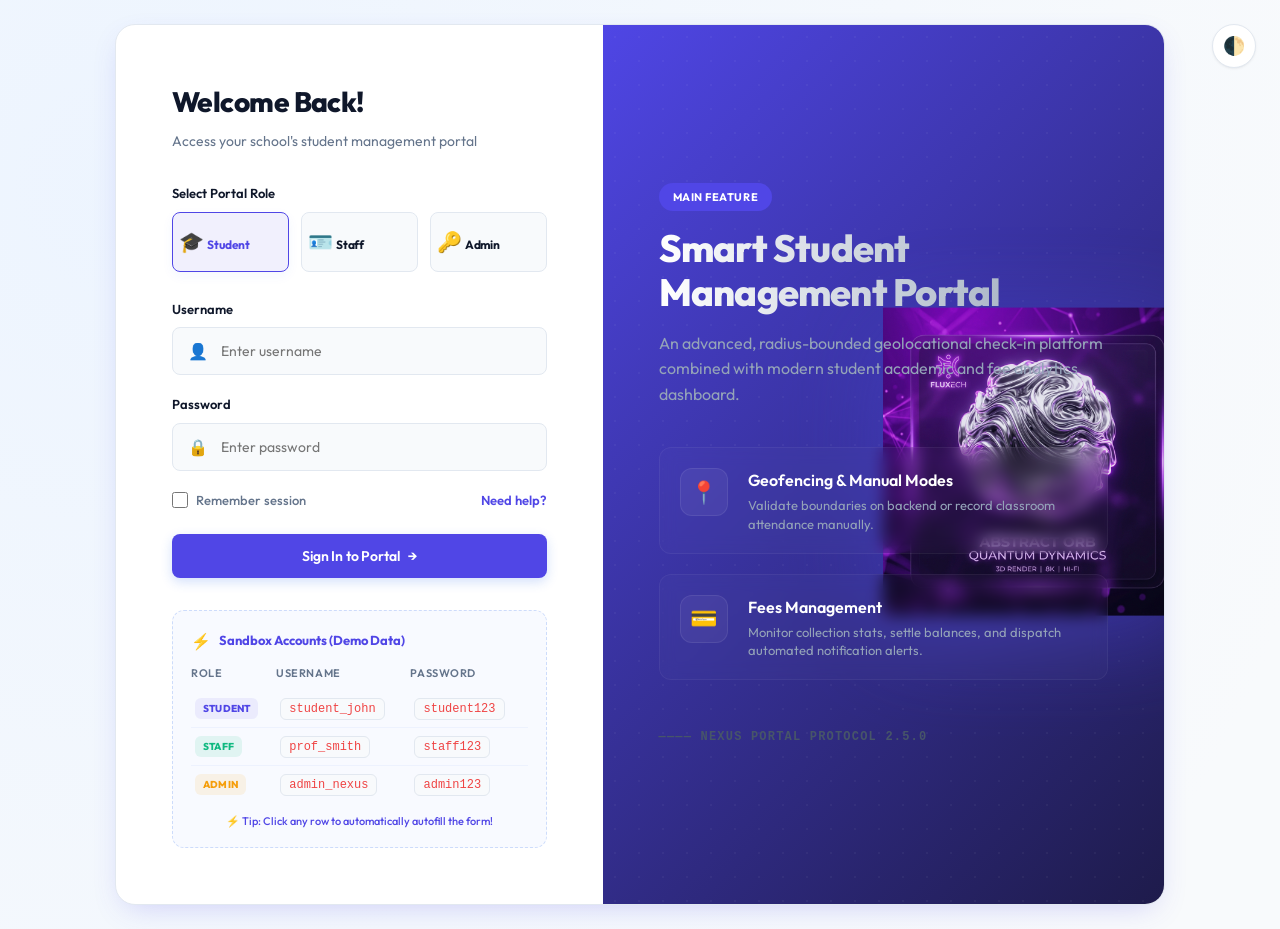
<file: index.html>
<!DOCTYPE html>
<html lang="en">
<head>
    <meta charset="UTF-8">
    <meta name="viewport" content="width=device-width, initial-scale=1.0">
    <title>Login - Smart Student Management Portal</title>
    <link rel="preconnect" href="https://fonts.googleapis.com">
    <link rel="preconnect" href="https://fonts.gstatic.com" crossorigin>
    <link href="https://fonts.googleapis.com/css2?family=Outfit:wght@300;400;500;600;700;800&display=swap" rel="stylesheet">
    <link rel="stylesheet" href="style.css?v=2.5.0">
</head>
<body class="login-body">
    <!-- Theme Toggle Floating Button -->
    <button class="theme-toggle" id="theme-btn" aria-label="Toggle Dark Mode">🌓</button>

    <div class="login-wrapper">
        <!-- Left Panel - Login Card Form -->
        <div class="login-container">
            <div class="login-header">
                <h2>Welcome Back!</h2>
                <p>Access your school's student management portal</p>
            </div>

            <!-- Login Form -->
            <form id="login-form">
                <div class="form-group">
                    <label>Select Portal Role</label>
                    <div class="role-selector-grid">
                        <label class="role-card active" id="role-card-student">
                            <input type="radio" name="role" value="STUDENT" checked onchange="updateRoleUI('STUDENT')">
                            <span class="role-emoji">🎓</span>
                            <span class="role-text">Student</span>
                        </label>
                        <label class="role-card" id="role-card-staff">
                            <input type="radio" name="role" value="STAFF" onchange="updateRoleUI('STAFF')">
                            <span class="role-emoji">🪪</span>
                            <span class="role-text">Staff</span>
                        </label>
                        <label class="role-card" id="role-card-admin">
                            <input type="radio" name="role" value="ADMIN" onchange="updateRoleUI('ADMIN')">
                            <span class="role-emoji">🔑</span>
                            <span class="role-text">Admin</span>
                        </label>
                    </div>
                </div>

                <div class="form-group">
                    <label for="username">Username</label>
                    <div class="input-with-icon">
                        <span class="field-icon">👤</span>
                        <input type="text" id="username" placeholder="Enter username" required autocomplete="username">
                    </div>
                </div>

                <div class="form-group">
                    <label for="password">Password</label>
                    <div class="input-with-icon">
                        <span class="field-icon">🔒</span>
                        <input type="password" id="password" placeholder="Enter password" required autocomplete="current-password">
                    </div>
                </div>

                <div class="form-actions">
                    <label class="remember-me">
                        <input type="checkbox" id="remember">
                        <span>Remember session</span>
                    </label>
                    <a href="#" class="forgot-pwd" onclick="alert('Demo account credentials are listed in the Sandbox Accounts panel below!')">Need help?</a>
                </div>

                <div id="login-error" class="error-banner hide">
                    <span class="err-icon">⚠️</span>
                    <span class="err-msg">Invalid username or password.</span>
                </div>

                <button type="submit" class="btn btn-primary btn-block" id="login-submit-btn">
                    <span>Sign In to Portal</span>
                    <span class="btn-arrow">→</span>
                </button>
                <button type="button" class="btn btn-block" id="biometric-login-btn" onclick="handleBiometricLogin()" style="display: none; background: transparent; border: 1.5px solid var(--border-color); color: var(--primary); margin-top: 10px; border-radius: 12px; font-weight: 700; height: 48px; cursor: pointer; transition: all 0.2s ease;">
                    <span>🔑 Quick Unlock (Biometric)</span>
                </button>
            </form>

            <!-- Sandbox Accounts Helper Table -->
            <div class="sandbox-card">
                <div class="sandbox-header">
                    <span>⚡</span>
                    <h4>Sandbox Accounts (Demo Data)</h4>
                </div>
                <div class="sandbox-body">
                    <table class="sandbox-table">
                        <thead>
                            <tr>
                                <th>Role</th>
                                <th>Username</th>
                                <th>Password</th>
                            </tr>
                        </thead>
                        <tbody>
                            <tr onclick="fillCredentials('student_john', 'student123', 'STUDENT')">
                                <td><span class="pill-badge student">Student</span></td>
                                <td><code>student_john</code></td>
                                <td><code>student123</code></td>
                            </tr>
                            <tr onclick="fillCredentials('prof_smith', 'staff123', 'STAFF')">
                                <td><span class="pill-badge staff">Staff</span></td>
                                <td><code>prof_smith</code></td>
                                <td><code>staff123</code></td>
                            </tr>
                            <tr onclick="fillCredentials('admin_nexus', 'admin123', 'ADMIN')">
                                <td><span class="pill-badge admin">Admin</span></td>
                                <td><code>admin_nexus</code></td>
                                <td><code>admin123</code></td>
                            </tr>
                        </tbody>
                    </table>
                    <p class="sandbox-tip">⚡ Tip: Click any row to automatically autofill the form!</p>
                </div>
            </div>
        </div>

        <!-- Right Panel - Corporate Branding & Features -->
        <div class="login-visual">
            <div class="visual-image-wrapper">
                <img src="login_visual_asset.png" alt="Smart Student Portal Visual" class="floating-orb-img">
            </div>
            <div class="visual-content">
                <span class="badge">Main Feature</span>
                <h1>Smart Student Management Portal</h1>
                <p>An advanced, radius-bounded geolocational check-in platform combined with modern student academic and fee analytics dashboard.</p>
                
                <div class="visual-features">
                    <div class="v-feat">
                        <span class="v-icon">📍</span>
                        <div>
                            <h4>Geofencing & Manual Modes</h4>
                            <p>Validate boundaries on backend or record classroom attendance manually.</p>
                        </div>
                    </div>
                    <div class="v-feat">
                        <span class="v-icon">💳</span>
                        <div>
                            <h4>Fees Management</h4>
                            <p>Monitor collection stats, settle balances, and dispatch automated notification alerts.</p>
                        </div>
                    </div>
                </div>

                <div class="visual-footer">
                    ———— NEXUS PORTAL PROTOCOL 2.5.0
                </div>
            </div>
        </div>
    </div>

    <script src="script.js?v=2.5.0"></script>
    <script>
        // Inline UI helper to keep role cards styles synchronized instantly with radio changes
        function updateRoleUI(selectedRole) {
            document.querySelectorAll('.role-card').forEach(card => card.classList.remove('active'));
            if (selectedRole === 'STUDENT') {
                document.getElementById('role-card-student').classList.add('active');
            } else if (selectedRole === 'STAFF') {
                document.getElementById('role-card-staff').classList.add('active');
            } else if (selectedRole === 'ADMIN') {
                document.getElementById('role-card-admin').classList.add('active');
            }
        }
    </script>
</body>
</html>
</file>
<file: style.css>
/* ==========================================================================
   SMART STUDENT MANAGEMENT PORTAL - DESIGN SYSTEM
   ========================================================================== */

@import url('https://fonts.googleapis.com/css2?family=Outfit:wght@300;400;500;600;700;800&display=swap');

:root {
    --font-primary: 'Outfit', sans-serif;
    
    /* Harmonious Light Mode Palette (EduStream Style) */
    --primary: #5046e6;
    --primary-hover: #4338ca;
    --primary-light: rgba(80, 70, 230, 0.08);
    --success: #10b981;
    --success-light: rgba(16, 185, 129, 0.1);
    --danger: #ef4444;
    --danger-light: rgba(239, 68, 68, 0.1);
    --warning: #f59e0b;
    --warning-light: rgba(245, 158, 11, 0.1);
    --info: #06b6d4;
    --info-light: rgba(6, 182, 212, 0.1);
    
    /* Backgrounds & Text */
    --bg-color: #f8fafc;
    --card-bg: #ffffff;
    --border-color: #e2e8f0;
    --text-color: #0f172a;
    --text-muted: #64748b;
    
    /* Sidebar (EduStream White/Light) */
    --sidebar-bg: #ffffff;
    --sidebar-text: #64748b;
    --sidebar-active-bg: #e0e7ff;
    --sidebar-active: #5046e6;
    
    /* Shadow & Glass */
    --shadow-sm: 0 1px 3px 0 rgba(0, 0, 0, 0.05), 0 1px 2px -1px rgba(0, 0, 0, 0.05);
    --shadow-md: 0 4px 6px -1px rgba(80, 70, 230, 0.08), 0 2px 4px -2px rgba(80, 70, 230, 0.08);
    --shadow-lg: 0 10px 15px -3px rgba(80, 70, 230, 0.12), 0 4px 6px -4px rgba(80, 70, 230, 0.12);
    --shadow-premium: 0 10px 30px -10px rgba(80, 70, 230, 0.25);
    
    --glass-bg: rgba(255, 255, 255, 0.8);
    --glass-border: rgba(241, 245, 249, 0.5);
    --glass-blur: 16px;
    
    /* Borders & Radius */
    --border-radius: 12px;
    --border-radius-sm: 8px;
    --border-radius-lg: 20px;
    --transition: all 0.3s cubic-bezier(0.4, 0, 0.2, 1);
}

/* Premium Dark Mode Overrides */
[data-theme="dark"] {
    --bg-color: #050811;
    --card-bg: #0c1120;
    --border-color: #1e293b;
    --text-color: #f1f5f9;
    --text-muted: #94a3b8;
    
    --sidebar-bg: #0c1120;
    --sidebar-text: #94a3b8;
    --sidebar-active-bg: rgba(80, 70, 230, 0.15);
    --sidebar-active: #818cf8;
    
    --glass-bg: rgba(12, 17, 32, 0.8);
    --glass-border: rgba(30, 41, 59, 0.5);
    
    --shadow-sm: 0 1px 3px rgba(0, 0, 0, 0.2);
    --shadow-md: 0 4px 6px -1px rgba(0, 0, 0, 0.3);
    --shadow-lg: 0 10px 15px -3px rgba(0, 0, 0, 0.4);
    --shadow-premium: 0 10px 30px -10px rgba(0, 0, 0, 0.5);
    
    --primary-light: rgba(80, 70, 230, 0.2);
}

/* ==========================================================================
   GLOBAL STYLES & UTILITIES
   ========================================================================== */

* {
    margin: 0;
    padding: 0;
    box-sizing: border-box;
}

body {
    font-family: var(--font-primary);
    background-color: var(--bg-color);
    color: var(--text-color);
    line-height: 1.5;
    transition: var(--transition);
    overflow-x: hidden;
}

/* Custom Scrollbar */
::-webkit-scrollbar {
    width: 8px;
    height: 8px;
}
::-webkit-scrollbar-track {
    background: transparent;
}
::-webkit-scrollbar-thumb {
    background: var(--border-color);
    border-radius: 10px;
}
::-webkit-scrollbar-thumb:hover {
    background: var(--text-muted);
}

.hide {
    display: none !important;
}

.text-center { text-align: center !important; }
.text-right { text-align: right !important; }
.py-4 { padding-top: 1.5rem !important; padding-bottom: 1.5rem !important; }
.py-5 { padding-top: 3rem !important; padding-bottom: 3rem !important; }
.mt-2 { margin-top: 0.5rem !important; }
.mt-3 { margin-top: 1rem !important; }
.mt-4 { margin-top: 1.5rem !important; }
.mb-2 { margin-bottom: 0.5rem !important; }
.mb-3 { margin-bottom: 1rem !important; }
.mb-4 { margin-bottom: 1.5rem !important; }
.mb-0 { margin-bottom: 0 !important; }
.max-width-100 { max-width: 100px !important; }
.max-width-300 { max-width: 300px !important; }
.max-width-350 { max-width: 350px !important; }

/* Grid Layouts */
.row {
    display: flex;
    gap: 12px;
}
.col {
    flex: 1;
}

.layout-grid-2 {
    display: grid;
    grid-template-columns: repeat(auto-fit, minmax(320px, 1fr));
    gap: 24px;
    margin-top: 24px;
}

.layout-grid-3-2 {
    display: grid;
    grid-template-columns: 3fr 2fr;
    gap: 24px;
    margin-top: 24px;
}

.layout-grid-3-1 {
    display: grid;
    grid-template-columns: 3fr 1fr;
    gap: 24px;
    margin-top: 24px;
}

@media (max-width: 992px) {
    .layout-grid-3-2, .layout-grid-3-1 {
        grid-template-columns: 1fr;
    }
}

/* Buttons */
.btn {
    display: inline-flex;
    align-items: center;
    justify-content: center;
    font-family: var(--font-primary);
    font-size: 14px;
    font-weight: 600;
    padding: 12px 24px;
    border-radius: var(--border-radius-sm);
    border: 1px solid transparent;
    cursor: pointer;
    transition: var(--transition);
    gap: 8px;
    letter-spacing: -0.01em;
}

.btn-primary {
    background-color: var(--primary);
    color: #ffffff;
    box-shadow: 0 4px 12px rgba(37, 99, 235, 0.2);
}
.btn-primary:hover {
    background-color: var(--primary-hover);
    transform: translateY(-1px);
    box-shadow: 0 6px 16px rgba(37, 99, 235, 0.3);
}

.btn-success {
    background-color: var(--success);
    color: #ffffff;
    box-shadow: 0 4px 12px rgba(16, 185, 129, 0.2);
}
.btn-success:hover {
    background-color: #059669;
    transform: translateY(-1px);
    box-shadow: 0 6px 16px rgba(16, 185, 129, 0.3);
}

.btn-danger {
    background-color: var(--danger);
    color: #ffffff;
    box-shadow: 0 4px 12px rgba(239, 68, 68, 0.2);
}
.btn-danger:hover {
    background-color: #dc2626;
    transform: translateY(-1px);
}

.btn-outline {
    background-color: transparent;
    border-color: var(--border-color);
    color: var(--text-color);
}
.btn-outline:hover {
    background-color: var(--bg-color);
}

.btn-outline-primary {
    background-color: transparent;
    border-color: var(--primary);
    color: var(--primary);
}
.btn-outline-primary:hover {
    background-color: var(--primary-light);
}

.btn-outline-danger {
    background-color: transparent;
    border-color: var(--danger);
    color: var(--danger);
}
.btn-outline-danger:hover {
    background-color: var(--danger-light);
}

.btn-sm {
    padding: 8px 16px;
    font-size: 12px;
    border-radius: 8px;
}

.btn-lg {
    padding: 16px 28px;
    font-size: 16px;
    border-radius: var(--border-radius);
}

.btn-block {
    display: flex;
    width: 100%;
}

.theme-toggle {
    background: var(--card-bg);
    border: 1px solid var(--border-color);
    font-size: 18px;
    cursor: pointer;
    padding: 10px;
    border-radius: 50%;
    transition: var(--transition);
    box-shadow: var(--shadow-sm);
    display: flex;
    align-items: center;
    justify-content: center;
}
.theme-toggle:hover {
    background-color: var(--border-color);
    transform: rotate(45deg);
}

/* ==========================================================================
   LOGIN PAGE REDESIGN
   ========================================================================== */

.login-body {
    background: radial-gradient(circle at 10% 20%, rgba(219, 234, 254, 0.5) 0%, rgba(248, 250, 252, 1) 90%);
    min-height: 100vh;
    display: flex;
    align-items: center;
    justify-content: center;
    padding: 24px;
}

[data-theme="dark"].login-body {
    background: radial-gradient(circle at 10% 20%, rgba(15, 23, 42, 0.4) 0%, rgba(5, 8, 17, 1) 100%);
}

.login-body #theme-btn {
    position: absolute;
    top: 24px;
    right: 24px;
    z-index: 100;
}

.login-wrapper {
    background: var(--card-bg);
    width: 100%;
    max-width: 1050px;
    min-height: 640px;
    border-radius: var(--border-radius-lg);
    box-shadow: var(--shadow-premium);
    display: flex;
    overflow: hidden;
    border: 1px solid var(--border-color);
}

@media (max-width: 900px) {
    .login-wrapper {
        flex-direction: column;
        max-width: 500px;
    }
    .login-visual {
        display: none;
    }
}

/* Left Panel - corporate gradient & grid */
.login-visual {
    flex: 1.2;
    background: linear-gradient(135deg, #4f46e5 0%, #1e1b4b 100%);
    position: relative;
    padding: 56px;
    display: flex;
    align-items: center;
    overflow: hidden;
}

.visual-image-wrapper {
    position: absolute;
    right: -5%;
    top: 50%;
    transform: translateY(-50%);
    width: 55%;
    opacity: 0.9;
    pointer-events: none;
    z-index: 1;
}

.floating-orb-img {
    width: 100%;
    height: auto;
    filter: drop-shadow(0 20px 50px rgba(80, 70, 230, 0.45));
    mix-blend-mode: screen;
    animation: orbFloat 6s ease-in-out infinite;
}

@keyframes orbFloat {
    0% {
        transform: translateY(0px);
    }
    50% {
        transform: translateY(-20px);
    }
    100% {
        transform: translateY(0px);
    }
}

/* Dot Grid Overlay */
.login-visual::before {
    content: '';
    position: absolute;
    top: 0; left: 0; right: 0; bottom: 0;
    background-image: radial-gradient(rgba(255, 255, 255, 0.04) 1px, transparent 1px);
    background-size: 24px 24px;
    pointer-events: none;
}

.visual-content {
    position: relative;
    z-index: 10;
    color: #ffffff;
    width: 100%;
}

.visual-content h1 {
    font-size: 38px;
    font-weight: 800;
    line-height: 1.15;
    margin: 16px 0;
    letter-spacing: -0.02em;
    background: linear-gradient(to right, #ffffff, #94a3b8);
    -webkit-background-clip: text;
    -webkit-text-fill-color: transparent;
}

.visual-content p {
    color: #94a3b8;
    font-size: 16px;
    line-height: 1.6;
    margin-bottom: 40px;
    font-weight: 400;
}

.badge {
    background-color: var(--primary);
    color: #ffffff;
    padding: 6px 14px;
    font-size: 11px;
    font-weight: 700;
    text-transform: uppercase;
    border-radius: 20px;
    letter-spacing: 0.05em;
    display: inline-block;
}

.visual-features {
    display: flex;
    flex-direction: column;
    gap: 20px;
    margin-bottom: 48px;
}

.v-feat {
    display: flex;
    gap: 20px;
    align-items: flex-start;
    background: rgba(255, 255, 255, 0.02);
    border: 1px solid rgba(255, 255, 255, 0.05);
    padding: 20px;
    border-radius: var(--border-radius);
    backdrop-filter: blur(8px);
    transition: var(--transition);
}
.v-feat:hover {
    background: rgba(255, 255, 255, 0.04);
    transform: translateY(-2px);
}

.v-icon {
    font-size: 22px;
    background: rgba(255, 255, 255, 0.05);
    padding: 10px;
    border-radius: 12px;
    border: 1px solid rgba(255, 255, 255, 0.08);
    width: 48px;
    height: 48px;
    display: flex;
    align-items: center;
    justify-content: center;
}

.v-feat h4 {
    font-size: 16px;
    font-weight: 600;
    margin-bottom: 4px;
}

.v-feat p {
    font-size: 13px;
    color: #94a3b8;
    margin-bottom: 0;
    line-height: 1.4;
}

.visual-footer {
    color: #475569;
    font-family: monospace;
    font-size: 12px;
    font-weight: 600;
    letter-spacing: 0.1em;
}

/* Right Panel - Login Card Form */
.login-container {
    flex: 1;
    padding: 56px;
    display: flex;
    flex-direction: column;
    justify-content: center;
}

.login-header h2 {
    font-size: 28px;
    font-weight: 800;
    margin-bottom: 8px;
    letter-spacing: -0.02em;
}

.login-header p {
    color: var(--text-muted);
    font-size: 14px;
    margin-bottom: 32px;
}

/* Forms & Inputs */
.form-group {
    margin-bottom: 20px;
}

.form-group label {
    display: block;
    font-size: 13px;
    font-weight: 600;
    margin-bottom: 8px;
    color: var(--text-color);
}

.input-with-icon {
    position: relative;
    width: 100%;
}

.field-icon {
    position: absolute;
    left: 16px;
    top: 50%;
    transform: translateY(-50%);
    font-size: 16px;
    color: var(--text-muted);
    pointer-events: none;
}

.form-control, input[type="text"], input[type="password"], input[type="email"], select, textarea {
    width: 100%;
    background-color: var(--bg-color);
    border: 1px solid var(--border-color);
    color: var(--text-color);
    font-family: var(--font-primary);
    font-size: 14px;
    padding: 14px 20px;
    border-radius: var(--border-radius-sm);
    transition: var(--transition);
}

.input-with-icon .form-control, .input-with-icon input {
    padding-left: 48px;
}

.form-control:focus, input:focus, select:focus, textarea:focus {
    outline: none;
    border-color: var(--primary);
    background-color: var(--card-bg);
    box-shadow: 0 0 0 4px rgba(37, 99, 235, 0.12);
}

/* Role Radio Selection */
.role-selector-grid {
    display: grid;
    grid-template-columns: repeat(3, 1fr);
    gap: 12px;
    margin-bottom: 8px;
}

.role-card {
    border: 1px solid var(--border-color);
    border-radius: var(--border-radius-sm);
    padding: 14px 6px;
    display: flex;
    flex-direction: column;
    align-items: center;
    cursor: pointer;
    transition: var(--transition);
    background-color: var(--bg-color);
}
.role-card:hover {
    border-color: var(--text-muted);
    transform: translateY(-1px);
}

.role-card input[type="radio"] {
    display: none;
}

.role-emoji {
    font-size: 20px;
    margin-bottom: 6px;
}

.role-text {
    font-size: 12px;
    font-weight: 700;
    letter-spacing: -0.01em;
}

.role-card.active {
    border-color: var(--primary);
    background-color: var(--primary-light);
    color: var(--primary);
    box-shadow: 0 4px 12px rgba(37, 99, 235, 0.05);
}

/* Form Actions */
.form-actions {
    display: flex;
    justify-content: space-between;
    align-items: center;
    font-size: 13px;
    margin-bottom: 24px;
}

.remember-me {
    display: flex;
    align-items: center;
    gap: 8px;
    cursor: pointer;
    font-weight: 500;
    color: var(--text-muted);
}
.remember-me input {
    accent-color: var(--primary);
    width: 16px;
    height: 16px;
}

.forgot-pwd {
    color: var(--primary);
    text-decoration: none;
    font-weight: 600;
}
.forgot-pwd:hover {
    text-decoration: underline;
}

.error-banner {
    background-color: var(--danger-light);
    color: var(--danger);
    padding: 12px 16px;
    border-radius: var(--border-radius-sm);
    font-size: 13px;
    font-weight: 600;
    margin-bottom: 20px;
    display: flex;
    align-items: center;
    gap: 10px;
    border: 1px solid rgba(239, 68, 68, 0.15);
}

/* Sandbox Credentials Helper */
.sandbox-card {
    background-color: rgba(37, 99, 235, 0.03);
    border: 1px dashed rgba(37, 99, 235, 0.2);
    border-radius: var(--border-radius);
    margin-top: 32px;
    padding: 18px;
}

.sandbox-header {
    display: flex;
    align-items: center;
    gap: 8px;
    margin-bottom: 12px;
}

.sandbox-header h4 {
    font-size: 13px;
    font-weight: 700;
    color: var(--primary);
}

.sandbox-table {
    width: 100%;
    font-size: 12px;
    border-collapse: collapse;
}

.sandbox-table th {
    text-align: left;
    color: var(--text-muted);
    padding-bottom: 8px;
    font-weight: 600;
    font-size: 11px;
    text-transform: uppercase;
    letter-spacing: 0.05em;
}

.sandbox-table tr {
    cursor: pointer;
    transition: var(--transition);
    border-bottom: 1px solid rgba(37, 99, 235, 0.05);
}
.sandbox-table tr:last-child {
    border-bottom: none;
}

.sandbox-table tr:hover {
    background-color: rgba(37, 99, 235, 0.06);
}

.sandbox-table td {
    padding: 8px 4px;
}

.sandbox-tip {
    font-size: 11px;
    color: var(--primary);
    margin-top: 10px;
    text-align: center;
    font-weight: 500;
}

/* Pill Badges */
.pill-badge {
    padding: 3px 8px;
    font-size: 10px;
    font-weight: 800;
    border-radius: 6px;
    text-transform: uppercase;
    letter-spacing: 0.02em;
    display: inline-block;
}

.pill-badge.student { background-color: var(--primary-light); color: var(--primary); }
.pill-badge.staff { background-color: var(--success-light); color: var(--success); }
.pill-badge.admin { background-color: var(--warning-light); color: var(--warning); }

/* ==========================================================================
   DASHBOARD CORE STRUCTURE
   ========================================================================== */

.dashboard-body {
    background-color: var(--bg-color);
    min-height: 100vh;
}

.dashboard-wrapper {
    display: flex;
    min-height: 100vh;
}

@media (max-width: 768px) {
    .dashboard-wrapper {
        flex-direction: column;
    }
}

/* Sidebar Navigation (Deep Dark Blue Navy) */
.sidebar {
    background-color: var(--sidebar-bg);
    width: 280px;
    display: flex;
    flex-direction: column;
    border-right: 1px solid var(--border-color);
    padding: 32px 24px;
    color: var(--sidebar-text);
    flex-shrink: 0;
}

@media (max-width: 768px) {
    .sidebar {
        width: 100%;
        border-right: none;
        border-bottom: 1px solid var(--border-color);
        padding: 24px;
    }
}

.sidebar-brand {
    display: flex;
    align-items: center;
    gap: 12px;
    margin-bottom: 36px;
}

.brand-logo {
    font-size: 32px;
}

.sidebar-brand h3 {
    color: var(--primary);
    font-size: 20px;
    font-weight: 800;
    letter-spacing: -0.02em;
}

.sidebar-brand p {
    font-size: 11px;
    color: var(--text-muted);
    font-weight: 500;
}

.profile-card-mini {
    background-color: var(--sidebar-active-bg);
    border-radius: var(--border-radius);
    padding: 16px;
    display: flex;
    align-items: center;
    gap: 12px;
    margin-bottom: 32px;
    border: 1px solid rgba(255, 255, 255, 0.03);
}

.avatar {
    width: 44px;
    height: 44px;
    border-radius: 50%;
    background-color: var(--primary);
    color: #ffffff;
    display: flex;
    align-items: center;
    justify-content: center;
    font-size: 22px;
    font-weight: 700;
    box-shadow: 0 4px 10px rgba(37, 99, 235, 0.2);
}

.profile-info h4 {
    color: #ffffff;
    font-size: 14px;
    font-weight: 700;
    max-width: 140px;
    white-space: nowrap;
    overflow: hidden;
    text-overflow: ellipsis;
}

.role-pill {
    font-size: 10px;
    font-weight: 800;
    color: var(--primary);
    background-color: var(--primary-light);
    padding: 2px 8px;
    border-radius: 6px;
    text-transform: uppercase;
    display: inline-block;
    margin-top: 2px;
}

.sidebar-menu {
    flex: 1;
}

.menu-list {
    list-style: none;
    display: flex;
    flex-direction: column;
    gap: 8px;
}

.menu-list li {
    padding: 14px 18px;
    border-radius: var(--border-radius-sm);
    display: flex;
    align-items: center;
    gap: 14px;
    cursor: pointer;
    font-size: 14px;
    font-weight: 600;
    transition: var(--transition);
}

.menu-list li:hover {
    background-color: var(--sidebar-active-bg);
    color: var(--sidebar-active);
}

.menu-list li.active {
    background-color: var(--sidebar-active-bg);
    color: var(--sidebar-active);
    box-shadow: 0 4px 12px rgba(80, 70, 230, 0.15);
}

.menu-icon {
    font-size: 18px;
}

.sidebar-footer {
    margin-top: 32px;
}

/* Main Content Area */
.main-content {
    flex: 1;
    padding: 40px;
    overflow-y: auto;
}

@media (max-width: 768px) {
    .main-content {
        padding: 24px;
    }
}

/* Topbar Header Redesign */
.topbar {
    display: flex;
    justify-content: space-between;
    align-items: center;
    margin-bottom: 36px;
    border-bottom: 1px solid var(--border-color);
    padding-bottom: 20px;
    gap: 20px;
}

.topbar-left h2 {
    font-size: 28px;
    font-weight: 800;
    letter-spacing: -0.02em;
}

.topbar-left .subtitle {
    font-size: 14px;
    color: var(--text-muted);
    font-weight: 500;
    margin-top: 2px;
}

.topbar-right {
    display: flex;
    align-items: center;
    gap: 16px;
}

/* Rounded Mock Search Bar (Mockup styling) */
.search-container-mock {
    position: relative;
    width: 260px;
}
.search-container-mock input {
    border-radius: 9999px;
    background: var(--border-color);
    border: none;
    font-size: 13px;
    padding: 10px 16px 10px 40px;
    width: 100%;
}
.search-container-mock .search-icon-mock {
    position: absolute;
    left: 14px;
    top: 50%;
    transform: translateY(-50%);
    font-size: 14px;
    color: var(--text-muted);
}

/* Date widget */
.date-widget {
    background-color: var(--card-bg);
    border: 1px solid var(--border-color);
    border-radius: var(--border-radius-sm);
    padding: 10px 16px;
    font-size: 13px;
    font-weight: 600;
    display: flex;
    align-items: center;
    gap: 8px;
    box-shadow: var(--shadow-sm);
}

/* ==========================================================================
   CARDS & STATS
   ========================================================================== */

.card {
    background-color: var(--card-bg);
    border: 1px solid var(--border-color);
    border-radius: var(--border-radius);
    box-shadow: var(--shadow-sm);
    overflow: hidden;
    transition: var(--transition);
    margin-bottom: 24px;
}
.card:hover {
    box-shadow: var(--shadow-md);
}

.card-header {
    padding: 20px 24px;
    border-bottom: 1px solid var(--border-color);
    display: flex;
    justify-content: space-between;
    align-items: center;
}

.card-header h4 {
    font-size: 16px;
    font-weight: 700;
    letter-spacing: -0.01em;
}

.card-tag {
    font-size: 11px;
    font-weight: 800;
    padding: 3px 8px;
    border-radius: 6px;
    text-transform: uppercase;
}
.card-tag.active { background-color: var(--success-light); color: var(--success); }

.card-body {
    padding: 24px;
}

/* Glassmorphism */
.bg-glass {
    background: var(--glass-bg);
    backdrop-filter: blur(var(--glass-blur));
    border: 1px solid var(--glass-border);
}

/* Stat Metrics Grid Redesign */
.metrics-grid {
    display: grid;
    grid-template-columns: repeat(auto-fit, minmax(240px, 1fr));
    gap: 24px;
    margin-top: 20px;
}

.metric-card {
    background-color: var(--card-bg);
    border: 1px solid var(--border-color);
    border-radius: var(--border-radius);
    padding: 24px;
    display: flex;
    gap: 20px;
    align-items: center;
    box-shadow: var(--shadow-sm);
    transition: var(--transition);
    position: relative;
}
.metric-card:hover {
    transform: translateY(-2px);
    box-shadow: var(--shadow-md);
}

.border-left-primary { border-left: 4px solid var(--primary); }
.border-left-success { border-left: 4px solid var(--success); }
.border-left-danger { border-left: 4px solid var(--danger); }
.border-left-warning { border-left: 4px solid var(--warning); }
.border-left-info { border-left: 4px solid var(--info); }

.metric-icon {
    font-size: 26px;
    background-color: var(--bg-color);
    width: 56px;
    height: 56px;
    border-radius: 14px;
    display: flex;
    align-items: center;
    justify-content: center;
    flex-shrink: 0;
}

.metric-card.border-left-primary .metric-icon { background-color: var(--primary-light); color: var(--primary); }
.metric-card.border-left-success .metric-icon { background-color: var(--success-light); color: var(--success); }
.metric-card.border-left-danger .metric-icon { background-color: var(--danger-light); color: var(--danger); }
.metric-card.border-left-warning .metric-icon { background-color: var(--warning-light); color: var(--warning); }
.metric-card.border-left-info .metric-icon { background-color: var(--info-light); color: var(--info); }

.metric-details {
    flex: 1;
}

.metric-label {
    font-size: 11px;
    color: var(--text-muted);
    font-weight: 700;
    text-transform: uppercase;
    letter-spacing: 0.05em;
}

.metric-details h3 {
    font-size: 28px;
    font-weight: 800;
    margin: 4px 0;
    letter-spacing: -0.02em;
}

.metric-trend {
    font-size: 12px;
    font-weight: 600;
    display: flex;
    align-items: center;
    gap: 4px;
}

.text-success { color: var(--success) !important; }
.text-danger { color: var(--danger) !important; }
.text-warning { color: var(--warning) !important; }
.text-primary { color: var(--primary) !important; }
.text-info { color: var(--info) !important; }

.progress-bar-container {
    width: 100%;
    height: 6px;
    background-color: var(--border-color);
    border-radius: 10px;
    margin-top: 8px;
    overflow: hidden;
}

.progress-bar {
    height: 100%;
    background-color: var(--primary);
    border-radius: 10px;
    transition: width 0.6s ease;
}

/* ==========================================================================
   DAILY SNAPSHOT SPECIAL METRICS
   ========================================================================== */

.live-sync-badge {
    background-color: var(--primary-light);
    color: var(--primary);
    padding: 6px 12px;
    border-radius: 9999px;
    font-size: 11px;
    font-weight: 700;
    display: inline-flex;
    align-items: center;
    gap: 6px;
}
.live-sync-badge::before {
    content: '';
    display: inline-block;
    width: 8px;
    height: 8px;
    background-color: var(--primary);
    border-radius: 50%;
    animation: pulse-ping 1.5s infinite;
}

/* Attendance Sparkline chart */
.sparkline-container {
    width: 100%;
    height: 40px;
    margin-top: 10px;
}
.sparkline-svg {
    width: 100%;
    height: 100%;
}

/* Overlapping Geofence Circles */
.geofencing-circles-container {
    position: relative;
    width: 100%;
    height: 250px;
    display: flex;
    align-items: center;
    justify-content: center;
    background-color: var(--bg-color);
    border-radius: var(--border-radius);
    border: 1px solid var(--border-color);
    overflow: hidden;
}
.geofencing-circles-container::before {
    content: '';
    position: absolute;
    top: 0; left: 0; right: 0; bottom: 0;
    background-image: radial-gradient(rgba(37, 99, 235, 0.03) 1px, transparent 1px);
    background-size: 16px 16px;
}

.circle-map {
    border-radius: 50%;
    position: absolute;
    display: flex;
    align-items: center;
    justify-content: center;
    flex-direction: column;
    text-align: center;
    transition: var(--transition);
}

.circle-map.library {
    width: 150px;
    height: 150px;
    background-color: rgba(37, 99, 235, 0.08);
    border: 2px solid rgba(37, 99, 235, 0.25);
    left: calc(50% - 110px);
    z-index: 2;
}

.circle-map.science {
    width: 130px;
    height: 130px;
    background-color: rgba(37, 99, 235, 0.06);
    border: 2px solid rgba(37, 99, 235, 0.2);
    left: calc(50% - 10px);
    z-index: 1;
}

.circle-label {
    font-size: 11px;
    font-weight: 800;
    color: var(--primary);
    text-transform: uppercase;
    letter-spacing: 0.05em;
}

.circle-active-count {
    font-size: 12px;
    font-weight: 600;
    color: var(--text-color);
    margin-top: 2px;
}

.map-user-dot {
    position: absolute;
    width: 12px;
    height: 12px;
    background-color: var(--primary);
    border: 2px solid #ffffff;
    border-radius: 50%;
    bottom: 50px;
    right: 120px;
    z-index: 5;
    box-shadow: 0 0 10px rgba(37, 99, 235, 0.8);
}

/* Legend items for feed card */
.feed-legend {
    display: flex;
    gap: 16px;
    margin-top: 16px;
    justify-content: flex-start;
}
.legend-item {
    display: flex;
    align-items: center;
    gap: 6px;
    font-size: 12px;
    font-weight: 600;
    color: var(--text-muted);
}
.legend-dot {
    width: 8px;
    height: 8px;
    border-radius: 50%;
}
.legend-dot.verified { background-color: var(--primary); }
.legend-dot.unauthorized { background-color: var(--danger); }

/* Weekly column chart rules */
.participation-chart-container {
    display: flex;
    flex-direction: column;
    height: 200px;
    justify-content: flex-end;
}

.chart-columns {
    display: flex;
    align-items: flex-end;
    justify-content: space-between;
    height: 150px;
    padding: 0 10px;
    border-bottom: 2px solid var(--border-color);
}

.chart-column-wrapper {
    display: flex;
    flex-direction: column;
    align-items: center;
    width: 32px;
}

.chart-column {
    width: 16px;
    background-color: var(--border-color);
    border-radius: 4px 4px 0 0;
    transition: var(--transition);
    position: relative;
}
.chart-column:hover {
    background-color: var(--primary);
}

.chart-column.active {
    background-color: var(--primary);
}

.column-label {
    font-size: 11px;
    font-weight: 700;
    color: var(--text-muted);
    margin-top: 8px;
}
.column-label.active {
    color: var(--text-color);
}

.participation-overall-box {
    margin-top: 24px;
    border-top: 1px solid var(--border-color);
    padding-top: 16px;
}
.participation-overall-row {
    display: flex;
    justify-content: space-between;
    font-size: 13px;
    font-weight: 700;
}

/* ==========================================================================
   RADAR, MAP, GPS LOGS
   ========================================================================== */

.radar-box {
    position: relative;
    width: 90px;
    height: 90px;
    margin: 0 auto 20px;
    background-color: var(--primary-light);
    border-radius: 50%;
    display: flex;
    align-items: center;
    justify-content: center;
}

.radar-emoji {
    font-size: 36px;
    z-index: 10;
}

.radar-ping {
    position: absolute;
    width: 100%;
    height: 100%;
    border-radius: 50%;
    background-color: var(--primary);
    opacity: 0.5;
    animation: pulse-ping 2s infinite;
}

@keyframes pulse-ping {
    0% {
        transform: scale(0.9);
        opacity: 0.6;
    }
    100% {
        transform: scale(1.8);
        opacity: 0;
    }
}

.map-visual-box {
    background-color: #cbd5e1;
    border: 1px solid var(--border-color);
    height: 240px;
    border-radius: var(--border-radius);
    position: relative;
    overflow: hidden;
    margin-bottom: 24px;
    display: flex;
    align-items: center;
    justify-content: center;
    background-image: linear-gradient(rgba(0, 0, 0, 0.04) 1px, transparent 0), linear-gradient(90deg, rgba(0, 0, 0, 0.04) 1px, transparent 0);
    background-size: 20px 20px;
}

[data-theme="dark"] .map-visual-box {
    background-color: #0c1120;
    background-image: linear-gradient(rgba(255, 255, 255, 0.02) 1px, transparent 0), linear-gradient(90deg, rgba(255, 255, 255, 0.02) 1px, transparent 0);
}

.map-overlay {
    background: rgba(11, 21, 40, 0.85);
    color: #ffffff;
    padding: 12px 24px;
    border-radius: 30px;
    font-size: 13px;
    font-weight: 600;
    z-index: 10;
    backdrop-filter: blur(8px);
    border: 1px solid rgba(255, 255, 255, 0.1);
    box-shadow: var(--shadow-md);
}

.map-coordinates {
    position: absolute;
    bottom: 16px;
    left: 16px;
    background-color: rgba(11, 21, 40, 0.9);
    color: #ffffff;
    padding: 8px 16px;
    border-radius: 10px;
    font-size: 11px;
    font-weight: 600;
    border: 1px solid rgba(255, 255, 255, 0.15);
}

.geo-details-box {
    display: flex;
    flex-direction: column;
    gap: 12px;
}

.coordinate-item {
    display: flex;
    justify-content: space-between;
    background-color: var(--bg-color);
    padding: 14px 20px;
    border-radius: var(--border-radius-sm);
    border: 1px solid var(--border-color);
    align-items: center;
}

.coord-label {
    font-size: 13px;
    color: var(--text-muted);
    font-weight: 600;
}

.coordinate-item strong {
    font-size: 14px;
    font-weight: 700;
}

/* Status Info Banner */
.status-banner {
    padding: 14px 20px;
    border-radius: var(--border-radius-sm);
    font-size: 13px;
    font-weight: 600;
    margin-top: 20px;
    display: flex;
    align-items: center;
    gap: 12px;
    border: 1px solid transparent;
}
.status-banner.info { background-color: var(--primary-light); color: var(--primary); border-color: rgba(37, 99, 235, 0.15); }
.status-banner.success { background-color: var(--success-light); color: var(--success); border-color: rgba(16, 185, 129, 0.15); }
.status-banner.danger { background-color: var(--danger-light); color: var(--danger); border-color: rgba(239, 68, 68, 0.15); }

/* Radio Group Spoofer selection */
.radio-group-vertical {
    display: flex;
    flex-direction: column;
    gap: 12px;
}

.radio-group-vertical .radio-card {
    border: 1px solid var(--border-color);
    border-radius: var(--border-radius);
    padding: 16px 20px;
    cursor: pointer;
    background-color: var(--bg-color);
    display: flex;
    flex-direction: column;
    align-items: flex-start;
    transition: var(--transition);
}

.radio-group-vertical .radio-card input {
    margin-bottom: 8px;
    accent-color: var(--primary);
}

.radio-group-vertical .radio-card strong {
    font-size: 13px;
    margin-top: 4px;
}

.radio-group-vertical .radio-card p {
    font-size: 11px;
    color: var(--text-muted);
    margin-top: 2px;
    line-height: 1.4;
}

.radio-group-vertical .radio-card.active {
    border-color: var(--primary);
    background-color: var(--primary-light);
}

/* ==========================================================================
   TABLES & MODALS
   ========================================================================== */

.table-responsive {
    overflow-x: auto;
    width: 100%;
}

.table {
    width: 100%;
    border-collapse: collapse;
    font-size: 14px;
    text-align: left;
}

.table th {
    padding: 16px 20px;
    font-weight: 700;
    color: var(--text-muted);
    border-bottom: 2px solid var(--border-color);
    font-size: 11px;
    text-transform: uppercase;
    letter-spacing: 0.05em;
}

.table td {
    padding: 16px 20px;
    border-bottom: 1px solid var(--border-color);
    color: var(--text-color);
    font-weight: 500;
}

.table tbody tr {
    transition: var(--transition);
}

.table tbody tr:hover {
    background-color: var(--primary-light);
}

code {
    background-color: var(--bg-color);
    color: var(--danger);
    padding: 3px 8px;
    border-radius: 6px;
    font-family: monospace;
    font-size: 12px;
    border: 1px solid var(--border-color);
}

.schedule-table {
    border-radius: var(--border-radius);
    overflow: hidden;
}

.schedule-table th {
    background-color: var(--primary-light);
    color: var(--primary);
}

/* Inbox log */
.inbox-list {
    display: flex;
    flex-direction: column;
    gap: 14px;
}

.inbox-item {
    background-color: var(--bg-color);
    border: 1px solid var(--border-color);
    border-radius: var(--border-radius);
    padding: 20px;
    position: relative;
    border-left: 4px solid var(--danger);
    transition: var(--transition);
}
.inbox-item:hover {
    transform: translateX(4px);
}

.inbox-item h5 {
    font-size: 14px;
    font-weight: 700;
    margin-bottom: 6px;
}

.inbox-item p {
    font-size: 12px;
    color: var(--text-muted);
    white-space: pre-line;
    line-height: 1.5;
}

.inbox-item-date {
    position: absolute;
    top: 20px;
    right: 20px;
    font-size: 10px;
    font-weight: 600;
    color: var(--text-muted);
}

.inbox-item-empty {
    font-size: 13px;
    color: var(--text-muted);
    text-align: center;
    padding: 32px 0;
    border: 1px dashed var(--border-color);
    border-radius: var(--border-radius);
}

/* QR Code broadcaster */
.qr-mockup-placeholder {
    border: 2px dashed var(--border-color);
    border-radius: var(--border-radius);
    height: 280px;
    display: flex;
    flex-direction: column;
    align-items: center;
    justify-content: center;
    color: var(--text-muted);
    padding: 24px;
}

.qr-mockup-placeholder span {
    font-size: 44px;
    margin-bottom: 12px;
}

.qr-mockup-placeholder p {
    font-size: 13px;
    max-width: 220px;
    line-height: 1.5;
}

.qr-container {
    background-color: #ffffff;
    width: 200px;
    height: 200px;
    margin: 0 auto;
    border: 8px solid #0f172a;
    border-radius: 12px;
    display: flex;
    align-items: center;
    justify-content: center;
    padding: 10px;
    box-shadow: var(--shadow-md);
}

.qr-code-grid {
    width: 100%;
    height: 100%;
    background-image: 
        linear-gradient(90deg, #0f172a 25%, transparent 25%), 
        linear-gradient(#0f172a 25%, transparent 25%),
        linear-gradient(90deg, #0f172a 50%, transparent 50%),
        linear-gradient(#0f172a 50%, transparent 50%);
    background-size: 12px 12px, 12px 12px, 24px 24px, 24px 24px;
    background-color: #fff;
    opacity: 0.9;
}

.text-muted-small {
    font-size: 12px;
    color: var(--text-muted);
}

/* Modals */
.modal {
    position: fixed;
    top: 0; left: 0; right: 0; bottom: 0;
    background-color: rgba(11, 21, 40, 0.4);
    z-index: 200;
    display: flex;
    align-items: center;
    justify-content: center;
    padding: 24px;
    backdrop-filter: blur(6px);
}

.modal-content {
    background-color: var(--card-bg);
    border: 1px solid var(--border-color);
    border-radius: var(--border-radius);
    max-width: 520px;
    width: 100%;
    box-shadow: var(--shadow-premium);
    overflow: hidden;
    animation: zoom-in 0.25s cubic-bezier(0.34, 1.56, 0.64, 1);
}

@keyframes zoom-in {
    0% { transform: scale(0.95); opacity: 0; }
    100% { transform: scale(1); opacity: 1; }
}

.modal-header {
    padding: 20px 24px;
    border-bottom: 1px solid var(--border-color);
    display: flex;
    justify-content: space-between;
    align-items: center;
}

.modal-close {
    font-size: 28px;
    font-weight: 700;
    cursor: pointer;
    color: var(--text-muted);
    transition: var(--transition);
}
.modal-close:hover {
    color: var(--text-color);
}

.modal-body {
    padding: 24px;
}

/* Custom form grid rows */
.form-row-three {
    display: flex;
    gap: 12px;
    align-items: center;
}

.inline-creator-form {
    display: flex;
    gap: 12px;
    align-items: center;
}

/* Badge colors */
.badge-warning { background-color: var(--warning-light); color: var(--warning); }
.badge-success { background-color: var(--success-light); color: var(--success); }

/* ==========================================================================
   ADDED SYSTEM FEATURES STYLING
   ========================================================================== */

/* Notifications Bell Dropdown */
.notif-dropdown {
    position: absolute;
    top: calc(100% + 8px);
    right: 0;
    width: 320px;
    background-color: var(--card-bg);
    border: 1px solid var(--border-color);
    border-radius: var(--border-radius-sm);
    box-shadow: var(--shadow-lg);
    z-index: 1000;
    animation: zoom-in 0.2s ease-out;
}

.notif-header {
    display: flex;
    justify-content: space-between;
    align-items: center;
    padding: 12px 16px;
    border-bottom: 1px solid var(--border-color);
}

.notif-header h4 {
    margin: 0;
    font-size: 14px;
    font-weight: 700;
}

.btn-link-sm {
    background: none;
    border: none;
    color: var(--primary);
    font-size: 11px;
    font-weight: 600;
    cursor: pointer;
    padding: 0;
    transition: var(--transition);
}

.btn-link-sm:hover {
    color: var(--primary-hover);
    text-decoration: underline;
}

.notif-list {
    max-height: 280px;
    overflow-y: auto;
}

.notif-item {
    padding: 12px 16px;
    border-bottom: 1px solid var(--border-color);
    cursor: pointer;
    transition: var(--transition);
    display: flex;
    flex-direction: column;
    gap: 4px;
}

.notif-item:last-child {
    border-bottom: none;
}

.notif-item:hover {
    background-color: var(--primary-light);
}

.notif-item.unread {
    border-left: 3px solid var(--primary);
    background-color: rgba(37, 99, 235, 0.02);
}

.notif-item-title {
    font-size: 13px;
    font-weight: 600;
    color: var(--text-color);
}

.notif-item-msg {
    font-size: 12px;
    color: var(--text-muted);
}

.notif-item-time {
    font-size: 10px;
    color: var(--text-muted);
    align-self: flex-end;
}

.notif-empty {
    padding: 24px;
    text-align: center;
    color: var(--text-muted);
    font-size: 13px;
}

/* Webcam Container & Stream Frames */
.camera-widget-container {
    position: relative;
    border-radius: var(--border-radius-sm);
    overflow: hidden;
    border: 1px solid var(--border-color);
    background-color: #030712;
    aspect-ratio: 4/3;
    display: flex;
    align-items: center;
    justify-content: center;
}

.camera-stream {
    width: 100%;
    height: 100%;
    object-fit: cover;
    transform: scaleX(-1); /* Mirror camera stream */
}

.camera-overlay {
    position: absolute;
    top: 0;
    left: 0;
    right: 0;
    bottom: 0;
    border: 2px dashed rgba(255, 255, 255, 0.4);
    margin: 20px;
    border-radius: 8px;
    pointer-events: none;
    display: flex;
    align-items: center;
    justify-content: center;
    color: rgba(255, 255, 255, 0.7);
    font-size: 12px;
    font-weight: 500;
    text-shadow: 0 1px 4px rgba(0, 0, 0, 0.8);
}

.camera-overlay-circle {
    position: absolute;
    top: 50%;
    left: 50%;
    transform: translate(-50%, -50%);
    width: 180px;
    height: 180px;
    border: 2px dashed var(--primary);
    border-radius: 50%;
    pointer-events: none;
    box-shadow: 0 0 0 9999px rgba(0, 0, 0, 0.5); /* Dim surrounding areas */
}

/* Leaves application form grid elements */
.leave-grid {
    display: grid;
    grid-template-columns: repeat(auto-fit, minmax(200px, 1fr));
    gap: 16px;
    margin-bottom: 16px;
}

/* Table elements overrides for badges */
.badge-pill {
    padding: 4px 8px;
    border-radius: 9999px;
    font-size: 11px;
    font-weight: 600;
}

.badge-pill.pending {
    background-color: var(--warning-light);
    color: var(--warning);
}

.badge-pill.approved {
    background-color: var(--success-light);
    color: var(--success);
}

.badge-pill.rejected {
    background-color: var(--danger-light);
    color: var(--danger);
}

/* ==========================================================================
   8. STUDENT PROFILE & FEES MANAGEMENT STYLES
   ========================================================================== */

/* Profile Grid & Layout */
.profile-header-card {
    display: flex;
    align-items: center;
    gap: 24px;
    padding: 24px;
    background: var(--card-bg);
    border-radius: var(--border-radius);
    border: 1px solid var(--border-color);
    margin-bottom: 24px;
    box-shadow: var(--shadow-sm);
}

.profile-avatar-large {
    font-size: 40px;
    width: 80px;
    height: 80px;
    background: var(--primary-light);
    border-radius: 50%;
    display: flex;
    align-items: center;
    justify-content: center;
    border: 2px solid var(--primary);
}

.profile-details-grid {
    display: grid;
    grid-template-columns: repeat(auto-fit, minmax(200px, 1fr));
    gap: 16px;
}

.profile-info-item {
    padding: 12px 16px;
    background: var(--bg-color);
    border-radius: var(--border-radius-sm);
    border: 1px solid var(--border-color);
}

.profile-info-label {
    font-size: 11px;
    color: var(--text-muted);
    text-transform: uppercase;
    font-weight: 700;
    margin-bottom: 4px;
}

.profile-info-value {
    font-size: 14px;
    font-weight: 600;
    color: var(--text-color);
}

/* Attendance calendar grid */
.attendance-calendar-mini {
    display: grid;
    grid-template-columns: repeat(7, 1fr);
    gap: 8px;
    margin-top: 16px;
}

.calendar-day-box {
    aspect-ratio: 1;
    display: flex;
    flex-direction: column;
    align-items: center;
    justify-content: center;
    border-radius: var(--border-radius-sm);
    border: 1px solid var(--border-color);
    font-size: 11px;
    font-weight: 700;
}

.calendar-day-box.present {
    background-color: var(--success-light);
    color: var(--success);
    border-color: rgba(16, 185, 129, 0.2);
}

.calendar-day-box.late {
    background-color: var(--warning-light);
    color: var(--warning);
    border-color: rgba(245, 158, 11, 0.2);
}

.calendar-day-box.absent {
    background-color: var(--danger-light);
    color: var(--danger);
    border-color: rgba(239, 68, 68, 0.2);
}

/* Fees Cards & tables */
.fee-badge {
    padding: 6px 12px;
    border-radius: 9999px;
    font-size: 11px;
    font-weight: 700;
    text-transform: uppercase;
    display: inline-block;
}

.fee-badge.paid {
    background-color: var(--success-light);
    color: var(--success);
}

.fee-badge.pending {
    background-color: var(--warning-light);
    color: var(--warning);
}

.fee-badge.overdue {
    background-color: var(--danger-light);
    color: var(--danger);
}

/* Charts responsive grid */
.chart-container-large {
    position: relative;
    height: 280px;
    width: 100%;
}

/* Collapsible Navigation Drawer for Mobile */
@media (max-width: 768px) {
    .mobile-menu-trigger {
        display: flex !important;
        align-items: center;
        justify-content: center;
        width: 42px;
        height: 42px;
        background: var(--card-bg);
        border: 1px solid var(--border-color);
        border-radius: var(--border-radius-sm);
        cursor: pointer;
        font-size: 20px;
        color: var(--text-color);
        box-shadow: var(--shadow-sm);
        transition: var(--transition);
        z-index: 100;
    }
    
    .mobile-menu-trigger:hover {
        background: var(--bg-color);
    }
    
    .sidebar {
        position: fixed;
        top: 0;
        left: -280px; /* Hidden offscreen by default */
        width: 280px;
        height: 100vh;
        z-index: 1000;
        box-shadow: 10px 0 30px rgba(0, 0, 0, 0.15);
        transition: transform 0.3s cubic-bezier(0.4, 0, 0.2, 1);
        border-right: 1px solid var(--border-color);
        display: flex !important;
        flex-direction: column;
    }
    
    .sidebar.open {
        transform: translateX(280px); /* Slide in from left */
    }
    
    .sidebar-overlay {
        position: fixed;
        top: 0; left: 0; right: 0; bottom: 0;
        background: rgba(15, 23, 42, 0.4);
        backdrop-filter: blur(4px);
        z-index: 999;
        opacity: 0;
        pointer-events: none;
        transition: opacity 0.3s ease;
    }
    
    .sidebar-overlay.show {
        opacity: 1;
        pointer-events: auto;
    }
}
</file>
